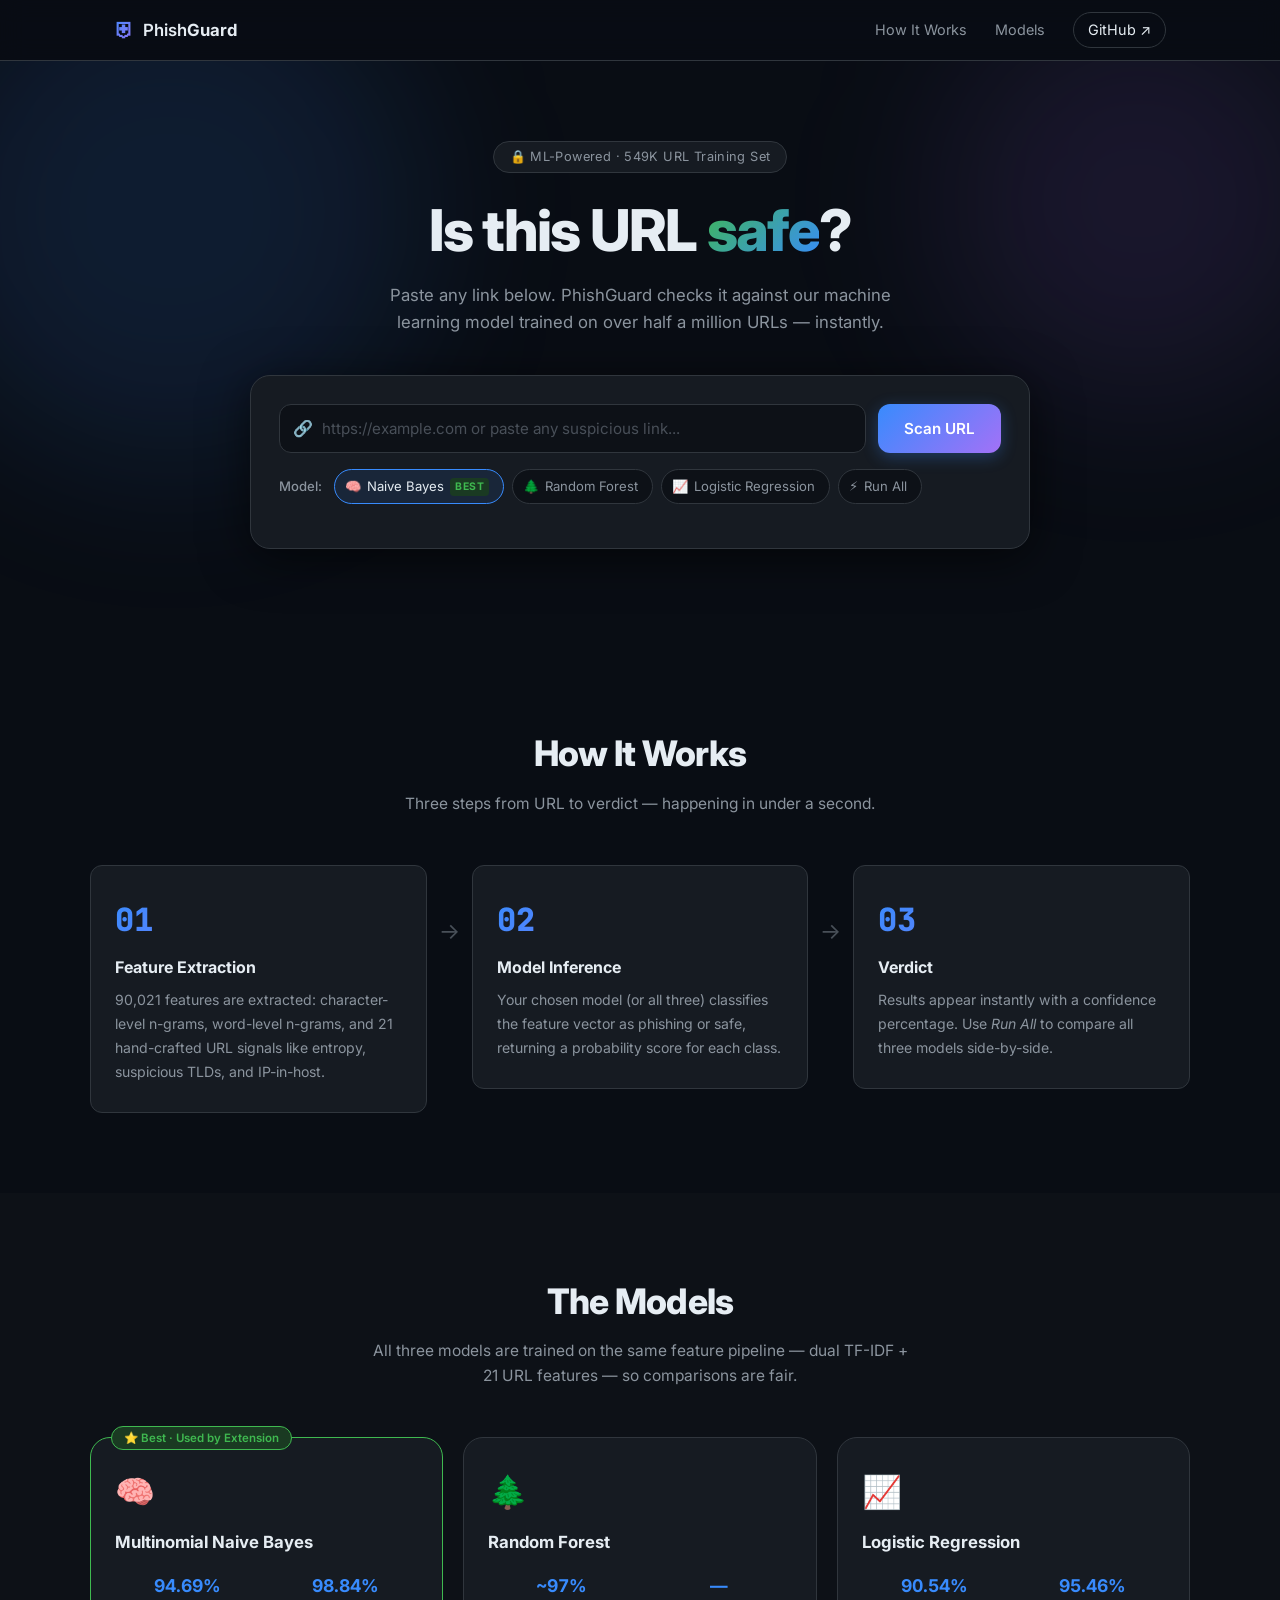
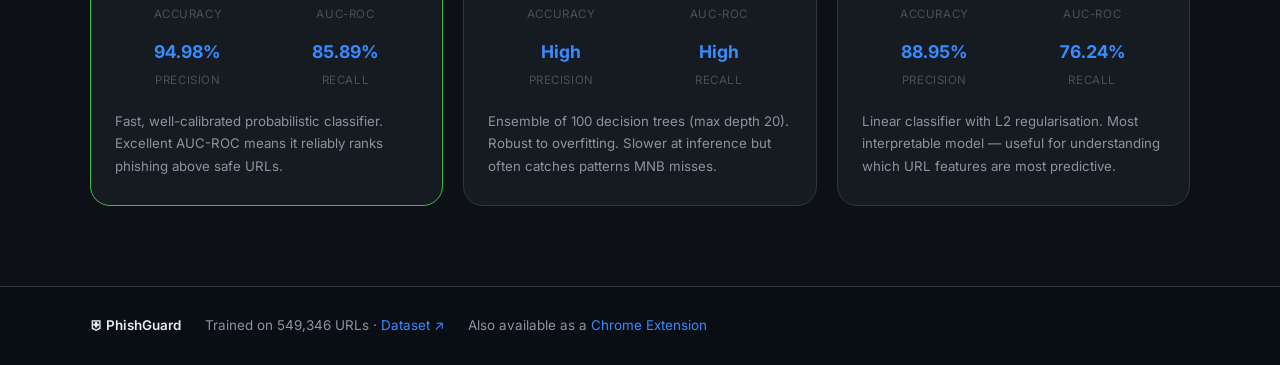
<file: frontend/index.html>
<!DOCTYPE html>
<html lang="en">
<head>
  <meta charset="UTF-8" />
  <meta name="viewport" content="width=device-width, initial-scale=1.0" />
  <title>PhishGuard — Phishing URL Detector</title>
  <meta name="description" content="Free real-time phishing website detector powered by machine learning. Paste any URL and instantly know if it's safe or malicious." />
  <link rel="preconnect" href="https://fonts.googleapis.com" />
  <link rel="preconnect" href="https://fonts.gstatic.com" crossorigin />
  <link href="https://fonts.googleapis.com/css2?family=Inter:wght@300;400;500;600;700;800&family=JetBrains+Mono:wght@400;500&display=swap" rel="stylesheet" />
  <link rel="stylesheet" href="style.css" />
</head>
<body>

  <!-- NAV -->
  <nav class="nav">
    <div class="nav-inner">
      <a href="#" class="nav-logo">
        <span class="logo-shield">⛨</span>
        <span>Phish<strong>Guard</strong></span>
      </a>
      <div class="nav-links">
        <a href="#how">How It Works</a>
        <a href="#models">Models</a>
        <a href="https://github.com/d3athkun/PhishGuard-Extension" target="_blank" class="btn-ghost">GitHub ↗</a>
      </div>
    </div>
  </nav>

  <!-- HERO -->
  <header class="hero">
    <div class="hero-glow hero-glow-1"></div>
    <div class="hero-glow hero-glow-2"></div>
    <div class="hero-inner">
      <div class="hero-badge">🔒 ML-Powered · 549K URL Training Set</div>
      <h1>Is this URL <span class="gradient-text">safe</span>?</h1>
      <p class="hero-sub">Paste any link below. PhishGuard checks it against our machine learning model trained on over half a million URLs — instantly.</p>

      <!-- CHECKER CARD -->
      <div class="checker-card" id="checker">

        <!-- URL INPUT -->
        <div class="input-row">
          <div class="input-wrap">
            <span class="input-icon">🔗</span>
            <input
              type="url"
              id="urlInput"
              placeholder="https://example.com or paste any suspicious link..."
              autocomplete="off"
              spellcheck="false"
            />
            <button class="btn-clear" id="clearBtn" title="Clear" style="display:none">✕</button>
          </div>
          <button class="btn-check" id="checkBtn">
            <span id="checkBtnText">Scan URL</span>
            <span class="btn-spinner" id="checkSpinner" style="display:none"></span>
          </button>
        </div>

        <!-- MODEL SELECTOR -->
        <div class="model-selector">
          <span class="selector-label">Model:</span>

          <label class="model-pill" id="pill-mnb">
            <input type="radio" name="model" value="mnb" checked />
            <span class="pill-icon">🧠</span>
            <span class="pill-name">Naive Bayes</span>
            <span class="pill-badge best">BEST</span>
          </label>

          <label class="model-pill" id="pill-rf">
            <input type="radio" name="model" value="rf" />
            <span class="pill-icon">🌲</span>
            <span class="pill-name">Random Forest</span>
          </label>

          <label class="model-pill" id="pill-lr">
            <input type="radio" name="model" value="lr" />
            <span class="pill-icon">📈</span>
            <span class="pill-name">Logistic Regression</span>
          </label>

          <label class="model-pill model-pill-all" id="pill-all">
            <input type="radio" name="model" value="all" />
            <span class="pill-icon">⚡</span>
            <span class="pill-name">Run All</span>
          </label>
        </div>

        <!-- RESULT AREA -->
        <div id="resultArea" class="result-area"></div>

      </div>
    </div>
  </header>

  <!-- HOW IT WORKS -->
  <section class="section" id="how">
    <div class="section-inner">
      <h2>How It Works</h2>
      <p class="section-sub">Three steps from URL to verdict — happening in under a second.</p>
      <div class="steps">
        <div class="step">
          <div class="step-num">01</div>
          <h3>Feature Extraction</h3>
          <p>90,021 features are extracted: character-level n-grams, word-level n-grams, and 21 hand-crafted URL signals like entropy, suspicious TLDs, and IP-in-host.</p>
        </div>
        <div class="step-arrow">→</div>
        <div class="step">
          <div class="step-num">02</div>
          <h3>Model Inference</h3>
          <p>Your chosen model (or all three) classifies the feature vector as phishing or safe, returning a probability score for each class.</p>
        </div>
        <div class="step-arrow">→</div>
        <div class="step">
          <div class="step-num">03</div>
          <h3>Verdict</h3>
          <p>Results appear instantly with a confidence percentage. Use <em>Run All</em> to compare all three models side-by-side.</p>
        </div>
      </div>
    </div>
  </section>

  <!-- MODELS SECTION -->
  <section class="section section-dark" id="models">
    <div class="section-inner">
      <h2>The Models</h2>
      <p class="section-sub">All three models are trained on the same feature pipeline — dual TF-IDF + 21 URL features — so comparisons are fair.</p>
      <div class="model-cards">

        <div class="model-card model-card-best">
          <div class="model-card-badge">⭐ Best · Used by Extension</div>
          <div class="model-card-icon">🧠</div>
          <h3>Multinomial Naive Bayes</h3>
          <div class="stat-grid">
            <div class="stat"><span class="stat-val">94.69%</span><span class="stat-label">Accuracy</span></div>
            <div class="stat"><span class="stat-val">98.84%</span><span class="stat-label">AUC-ROC</span></div>
            <div class="stat"><span class="stat-val">94.98%</span><span class="stat-label">Precision</span></div>
            <div class="stat"><span class="stat-val">85.89%</span><span class="stat-label">Recall</span></div>
          </div>
          <p class="model-desc">Fast, well-calibrated probabilistic classifier. Excellent AUC-ROC means it reliably ranks phishing above safe URLs.</p>
        </div>

        <div class="model-card">
          <div class="model-card-icon">🌲</div>
          <h3>Random Forest</h3>
          <div class="stat-grid">
            <div class="stat"><span class="stat-val">~97%</span><span class="stat-label">Accuracy</span></div>
            <div class="stat"><span class="stat-val">—</span><span class="stat-label">AUC-ROC</span></div>
            <div class="stat"><span class="stat-val">High</span><span class="stat-label">Precision</span></div>
            <div class="stat"><span class="stat-val">High</span><span class="stat-label">Recall</span></div>
          </div>
          <p class="model-desc">Ensemble of 100 decision trees (max depth 20). Robust to overfitting. Slower at inference but often catches patterns MNB misses.</p>
        </div>

        <div class="model-card">
          <div class="model-card-icon">📈</div>
          <h3>Logistic Regression</h3>
          <div class="stat-grid">
            <div class="stat"><span class="stat-val">90.54%</span><span class="stat-label">Accuracy</span></div>
            <div class="stat"><span class="stat-val">95.46%</span><span class="stat-label">AUC-ROC</span></div>
            <div class="stat"><span class="stat-val">88.95%</span><span class="stat-label">Precision</span></div>
            <div class="stat"><span class="stat-val">76.24%</span><span class="stat-label">Recall</span></div>
          </div>
          <p class="model-desc">Linear classifier with L2 regularisation. Most interpretable model — useful for understanding which URL features are most predictive.</p>
        </div>

      </div>
    </div>
  </section>

  <!-- FOOTER -->
  <footer class="footer">
    <div class="footer-inner">
      <span class="footer-logo">⛨ PhishGuard</span>
      <span>Trained on 549,346 URLs · <a href="https://www.kaggle.com/datasets/taruntiwarihp/phishing-site-urls" target="_blank">Dataset ↗</a></span>
      <span>Also available as a <a href="#">Chrome Extension</a></span>
    </div>
  </footer>

  <script src="app.js"></script>
</body>
</html>
</file>
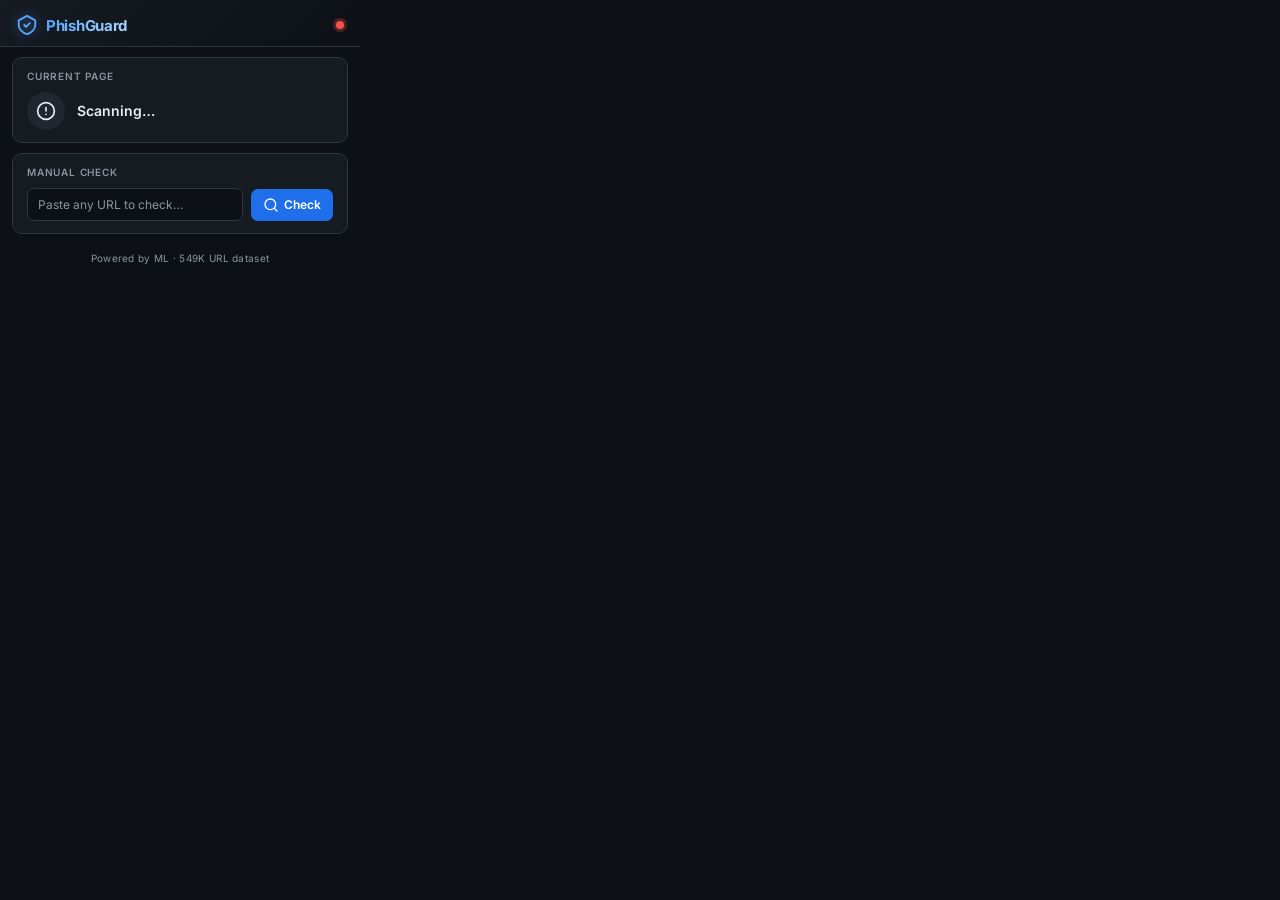
<file: extension/popup.html>
<!DOCTYPE html>
<html lang="en">
<head>
  <meta charset="UTF-8" />
  <meta name="viewport" content="width=device-width, initial-scale=1.0" />
  <title>PhishGuard</title>
  <link rel="stylesheet" href="popup.css" />
</head>
<body>
  <!-- Header -->
  <header class="header">
    <div class="logo">
      <svg class="logo-icon" viewBox="0 0 24 24" fill="none" xmlns="http://www.w3.org/2000/svg">
        <path d="M12 2L3 7V12C3 16.55 7.08 20.74 12 22C16.92 20.74 21 16.55 21 12V7L12 2Z" stroke="currentColor" stroke-width="2" stroke-linejoin="round"/>
        <path d="M9 12L11 14L15 10" stroke="currentColor" stroke-width="2" stroke-linecap="round" stroke-linejoin="round"/>
      </svg>
      <span class="logo-text">PhishGuard</span>
    </div>
    <div class="status-dot" id="apiDot" title="API Status"></div>
  </header>

  <!-- Current Page Scan -->
  <section class="card" id="autoScanCard">
    <div class="card-label">CURRENT PAGE</div>
    <div class="result-display" id="autoResult">
      <div class="result-icon" id="autoIcon">
        <svg viewBox="0 0 24 24" fill="none"><circle cx="12" cy="12" r="10" stroke="currentColor" stroke-width="2"/><path d="M12 8v4M12 16h.01" stroke="currentColor" stroke-width="2" stroke-linecap="round"/></svg>
      </div>
      <div class="result-text">
        <div class="result-label" id="autoLabel">Scanning…</div>
        <div class="result-url" id="autoUrl"></div>
      </div>
    </div>
    <div class="confidence-bar-wrap" id="autoBarWrap" style="display:none">
      <div class="confidence-bar-track">
        <div class="confidence-bar-fill" id="autoBarFill"></div>
      </div>
      <span class="confidence-value" id="autoConfValue"></span>
    </div>
    <div class="explain-wrap" id="autoExplainWrap" style="display:none">
      <button class="explain-toggle" id="autoExplainToggle">Why was this flagged? ▾</button>
      <ul class="explain-list" id="autoExplainList" style="display:none"></ul>
    </div>
  </section>

  <!-- Manual Check -->
  <section class="card">
    <div class="card-label">MANUAL CHECK</div>
    <div class="input-row">
      <input
        type="text"
        id="urlInput"
        class="url-input"
        placeholder="Paste any URL to check…"
        autocomplete="off"
        spellcheck="false"
      />
      <button class="check-btn" id="checkBtn">
        <svg viewBox="0 0 24 24" fill="none" width="16" height="16"><path d="M21 21L16.65 16.65M11 19C6.58 19 3 15.42 3 11C3 6.58 6.58 3 11 3C15.42 3 19 6.58 19 11C19 15.42 15.42 19 11 19Z" stroke="currentColor" stroke-width="2" stroke-linecap="round"/></svg>
        Check
      </button>
    </div>

    <!-- Manual Result -->
    <div class="manual-result-wrap" id="manualResultWrap" style="display:none">
      <div class="result-display" id="manualResult">
        <div class="result-icon" id="manualIcon"></div>
        <div class="result-text">
          <div class="result-label" id="manualLabel"></div>
          <div class="result-url" id="manualUrl"></div>
        </div>
      </div>
      <div class="confidence-bar-wrap">
        <div class="confidence-bar-track">
          <div class="confidence-bar-fill" id="manualBarFill"></div>
        </div>
        <span class="confidence-value" id="manualConfValue"></span>
      </div>
      <div class="explain-wrap" id="manualExplainWrap" style="display:none">
        <button class="explain-toggle" id="manualExplainToggle">Why was this flagged? ▾</button>
        <ul class="explain-list" id="manualExplainList" style="display:none"></ul>
      </div>
    </div>
    <div class="loading" id="manualLoading" style="display:none">
      <div class="spinner"></div>
      <span>Analysing…</span>
    </div>
  </section>

  <!-- Footer -->
  <footer class="footer">
    <span>Powered by ML · 549K URL dataset</span>
  </footer>

  <script src="popup.js"></script>
</body>
</html>
</file>
<file: frontend/style.css>
/* ============================================================
   PhishGuard — Web Frontend Styles
   Dark premium theme with glassmorphism & animations
   ============================================================ */

:root {
  --bg:          #090d14;
  --bg-2:        #0d1117;
  --surface:     #161b22;
  --surface-2:   #21262d;
  --border:      #30363d;
  --text:        #e6edf3;
  --text-muted:  #8b949e;
  --text-dim:    #484f58;

  --green:       #3fb950;
  --green-dim:   #1a3a22;
  --green-glow:  rgba(63, 185, 80, 0.18);
  --red:         #f85149;
  --red-dim:     #3d1a1a;
  --red-glow:    rgba(248, 81, 73, 0.18);
  --blue:        #388bfd;
  --purple:      #a371f7;
  --orange:      #e3b341;

  --accent-1:    #388bfd;
  --accent-2:    #a371f7;

  --radius:      12px;
  --radius-lg:   20px;
  --radius-pill: 999px;

  --shadow-sm:   0 1px 3px rgba(0,0,0,0.4);
  --shadow-md:   0 4px 24px rgba(0,0,0,0.5);
  --shadow-lg:   0 8px 48px rgba(0,0,0,0.6);
}

/* ── Reset ── */
*, *::before, *::after { box-sizing: border-box; margin: 0; padding: 0; }
html { scroll-behavior: smooth; }
body {
  font-family: 'Inter', system-ui, sans-serif;
  background: var(--bg);
  color: var(--text);
  line-height: 1.6;
  -webkit-font-smoothing: antialiased;
}
a { color: var(--accent-1); text-decoration: none; transition: opacity .2s; }
a:hover { opacity: 0.8; }
input, button { font-family: inherit; }

/* ── NAV ── */
.nav {
  position: sticky;
  top: 0;
  z-index: 100;
  background: rgba(9, 13, 20, 0.85);
  backdrop-filter: blur(12px);
  border-bottom: 1px solid var(--border);
}
.nav-inner {
  max-width: 1100px;
  margin: 0 auto;
  padding: 0 24px;
  height: 60px;
  display: flex;
  align-items: center;
  justify-content: space-between;
}
.nav-logo {
  display: flex;
  align-items: center;
  gap: 8px;
  font-size: 1.05rem;
  font-weight: 600;
  color: var(--text);
  text-decoration: none;
}
.logo-shield {
  font-size: 1.3rem;
  background: linear-gradient(135deg, var(--accent-1), var(--accent-2));
  -webkit-background-clip: text;
  -webkit-text-fill-color: transparent;
  background-clip: text;
}
.nav-links {
  display: flex;
  align-items: center;
  gap: 28px;
  font-size: 0.9rem;
  color: var(--text-muted);
}
.nav-links a { color: var(--text-muted); }
.nav-links a:hover { color: var(--text); }
.btn-ghost {
  border: 1px solid var(--border);
  border-radius: var(--radius-pill);
  padding: 5px 14px;
  color: var(--text) !important;
  transition: background .2s, border-color .2s !important;
}
.btn-ghost:hover { background: var(--surface); border-color: var(--text-dim); opacity: 1 !important; }

/* ── HERO ── */
.hero {
  position: relative;
  overflow: hidden;
  padding: 80px 24px 96px;
  text-align: center;
}
.hero-glow {
  position: absolute;
  border-radius: 50%;
  filter: blur(80px);
  pointer-events: none;
}
.hero-glow-1 {
  width: 500px; height: 500px;
  background: rgba(56, 139, 253, 0.12);
  top: -100px; left: -80px;
}
.hero-glow-2 {
  width: 400px; height: 400px;
  background: rgba(163, 113, 247, 0.1);
  top: -60px; right: -60px;
}
.hero-inner { position: relative; max-width: 780px; margin: 0 auto; }
.hero-badge {
  display: inline-block;
  background: var(--surface);
  border: 1px solid var(--border);
  border-radius: var(--radius-pill);
  padding: 5px 16px;
  font-size: 0.8rem;
  color: var(--text-muted);
  margin-bottom: 24px;
  letter-spacing: .03em;
}
.hero h1 {
  font-size: clamp(2.4rem, 5vw, 3.6rem);
  font-weight: 800;
  line-height: 1.15;
  letter-spacing: -0.03em;
  margin-bottom: 18px;
}
.gradient-text {
  background: linear-gradient(135deg, var(--green) 0%, var(--accent-1) 100%);
  -webkit-background-clip: text;
  -webkit-text-fill-color: transparent;
  background-clip: text;
}
.hero-sub {
  font-size: 1.05rem;
  color: var(--text-muted);
  max-width: 560px;
  margin: 0 auto 40px;
}

/* ── CHECKER CARD ── */
.checker-card {
  background: var(--surface);
  border: 1px solid var(--border);
  border-radius: var(--radius-lg);
  padding: 28px 28px 24px;
  box-shadow: var(--shadow-lg);
  text-align: left;
}

/* Input row */
.input-row {
  display: flex;
  gap: 12px;
  margin-bottom: 16px;
}
.input-wrap {
  flex: 1;
  position: relative;
  display: flex;
  align-items: center;
}
.input-icon {
  position: absolute;
  left: 14px;
  font-size: 1rem;
  pointer-events: none;
}
#urlInput {
  width: 100%;
  background: var(--bg-2);
  border: 1.5px solid var(--border);
  border-radius: var(--radius);
  padding: 13px 40px 13px 42px;
  font-size: 0.95rem;
  color: var(--text);
  outline: none;
  transition: border-color .2s, box-shadow .2s;
  font-family: 'JetBrains Mono', monospace;
}
#urlInput::placeholder { color: var(--text-dim); font-family: 'Inter', sans-serif; }
#urlInput:focus {
  border-color: var(--accent-1);
  box-shadow: 0 0 0 3px rgba(56,139,253,.15);
}
.btn-clear {
  position: absolute;
  right: 12px;
  background: none;
  border: none;
  color: var(--text-dim);
  font-size: 0.9rem;
  cursor: pointer;
  padding: 4px;
  line-height: 1;
  transition: color .2s;
}
.btn-clear:hover { color: var(--text-muted); }

.btn-check {
  background: linear-gradient(135deg, var(--accent-1), var(--accent-2));
  border: none;
  border-radius: var(--radius);
  padding: 13px 26px;
  font-size: 0.95rem;
  font-weight: 600;
  color: #fff;
  cursor: pointer;
  white-space: nowrap;
  display: flex;
  align-items: center;
  gap: 8px;
  transition: opacity .2s, transform .1s;
  box-shadow: 0 4px 16px rgba(56,139,253,.3);
}
.btn-check:hover { opacity: 0.9; }
.btn-check:active { transform: scale(0.98); }
.btn-check:disabled { opacity: 0.5; cursor: not-allowed; }

.btn-spinner {
  width: 16px; height: 16px;
  border: 2px solid rgba(255,255,255,.3);
  border-top-color: #fff;
  border-radius: 50%;
  animation: spin 0.7s linear infinite;
}
@keyframes spin { to { transform: rotate(360deg); } }

/* ── MODEL SELECTOR ── */
.model-selector {
  display: flex;
  align-items: center;
  gap: 8px;
  flex-wrap: wrap;
}
.selector-label {
  font-size: 0.82rem;
  color: var(--text-muted);
  font-weight: 500;
  margin-right: 4px;
}
.model-pill {
  display: flex;
  align-items: center;
  gap: 6px;
  background: var(--bg-2);
  border: 1.5px solid var(--border);
  border-radius: var(--radius-pill);
  padding: 6px 14px 6px 10px;
  cursor: pointer;
  font-size: 0.82rem;
  color: var(--text-muted);
  transition: border-color .2s, background .2s, color .2s;
  user-select: none;
}
.model-pill input[type="radio"] { display: none; }
.model-pill:hover {
  border-color: var(--accent-1);
  color: var(--text);
}
.model-pill:has(input:checked) {
  border-color: var(--accent-1);
  background: rgba(56, 139, 253, 0.1);
  color: var(--text);
}
.model-pill-all:has(input:checked) {
  border-color: var(--purple);
  background: rgba(163, 113, 247, 0.1);
}
.pill-badge {
  font-size: 0.65rem;
  font-weight: 700;
  letter-spacing: .05em;
  background: var(--green-dim);
  color: var(--green);
  border-radius: 4px;
  padding: 1px 5px;
}

/* ── RESULT AREA ── */
.result-area {
  margin-top: 20px;
}

/* Single result card */
.result-card {
  border-radius: var(--radius);
  padding: 20px 24px;
  display: flex;
  align-items: center;
  gap: 18px;
  animation: slideDown .3s ease;
}
@keyframes slideDown {
  from { opacity: 0; transform: translateY(-10px); }
  to   { opacity: 1; transform: translateY(0); }
}
.result-card.safe {
  background: var(--green-dim);
  border: 1.5px solid var(--green);
  box-shadow: 0 0 24px var(--green-glow);
}
.result-card.phishing {
  background: var(--red-dim);
  border: 1.5px solid var(--red);
  box-shadow: 0 0 24px var(--red-glow);
}
.result-icon { font-size: 2.2rem; flex-shrink: 0; }
.result-body { flex: 1; min-width: 0; }
.result-verdict {
  font-size: 1.3rem;
  font-weight: 700;
  line-height: 1.2;
  margin-bottom: 4px;
}
.result-card.safe .result-verdict { color: var(--green); }
.result-card.phishing .result-verdict { color: var(--red); }
.result-model-tag {
  font-size: 0.78rem;
  color: var(--text-muted);
  margin-bottom: 10px;
}
.result-url {
  font-family: 'JetBrains Mono', monospace;
  font-size: 0.78rem;
  color: var(--text-muted);
  overflow: hidden;
  text-overflow: ellipsis;
  white-space: nowrap;
}

/* Confidence bar */
.conf-bar-wrap {
  margin-top: 10px;
}
.conf-label {
  font-size: 0.78rem;
  color: var(--text-muted);
  margin-bottom: 5px;
  display: flex;
  justify-content: space-between;
}
.conf-bar-bg {
  height: 6px;
  background: rgba(255,255,255,.06);
  border-radius: 3px;
  overflow: hidden;
}
.conf-bar-fill {
  height: 100%;
  border-radius: 3px;
  transition: width 0.8s cubic-bezier(.25,.46,.45,.94);
}
.safe .conf-bar-fill { background: linear-gradient(90deg, #2ea043, #3fb950); }
.phishing .conf-bar-fill { background: linear-gradient(90deg, #b91c1c, #f85149); }

/* ── RUN-ALL TABLE ── */
.run-all-wrap { animation: slideDown .3s ease; }
.run-all-title {
  font-size: 0.82rem;
  color: var(--text-muted);
  margin-bottom: 14px;
  font-weight: 500;
}
.run-all-grid {
  display: grid;
  grid-template-columns: repeat(3, 1fr);
  gap: 12px;
}
.ra-card {
  background: var(--bg-2);
  border: 1.5px solid var(--border);
  border-radius: var(--radius);
  padding: 16px;
  text-align: center;
  transition: border-color .3s;
}
.ra-card.safe  { border-color: var(--green); }
.ra-card.phishing { border-color: var(--red); }
.ra-icon { font-size: 1.6rem; margin-bottom: 8px; }
.ra-model-name {
  font-size: 0.78rem;
  color: var(--text-muted);
  margin-bottom: 6px;
}
.ra-verdict {
  font-size: 1rem;
  font-weight: 700;
  margin-bottom: 6px;
}
.ra-card.safe .ra-verdict { color: var(--green); }
.ra-card.phishing .ra-verdict { color: var(--red); }
.ra-conf {
  font-size: 0.75rem;
  color: var(--text-muted);
}
.ra-bar-bg {
  height: 4px;
  background: rgba(255,255,255,.06);
  border-radius: 2px;
  overflow: hidden;
  margin-top: 8px;
}
.ra-bar-fill {
  height: 100%;
  border-radius: 2px;
  transition: width 0.8s cubic-bezier(.25,.46,.45,.94);
}
.ra-card.safe .ra-bar-fill    { background: var(--green); }
.ra-card.phishing .ra-bar-fill { background: var(--red); }

/* Summary row */
.ra-summary {
  margin-top: 12px;
  padding: 10px 16px;
  background: var(--surface-2);
  border-radius: var(--radius);
  font-size: 0.82rem;
  color: var(--text-muted);
  display: flex;
  gap: 8px;
  align-items: center;
}

/* Error state */
.result-error {
  background: rgba(230, 73, 73, 0.08);
  border: 1.5px solid rgba(248,81,73,.4);
  border-radius: var(--radius);
  padding: 14px 18px;
  font-size: 0.88rem;
  color: #f85149;
  animation: slideDown .3s ease;
}

/* Explain toggle */
.explain-wrap {
  margin-top: 14px;
  border-top: 1px solid rgba(248,81,73,.2);
  padding-top: 10px;
}
.explain-toggle-btn {
  background: none;
  border: none;
  color: var(--red);
  font-size: 0.8rem;
  font-family: inherit;
  font-weight: 500;
  cursor: pointer;
  padding: 0;
  opacity: 0.8;
  transition: opacity .2s;
  display: flex;
  align-items: center;
  gap: 5px;
}
.explain-toggle-btn:hover { opacity: 1; }
.explain-items {
  margin-top: 10px;
  list-style: none;
  display: flex;
  flex-direction: column;
  gap: 6px;
  animation: slideDown .2s ease;
}
.explain-items li {
  font-size: 0.8rem;
  color: var(--text-muted);
  padding-left: 14px;
  position: relative;
  line-height: 1.5;
}
.explain-items li::before {
  content: '›';
  position: absolute;
  left: 0;
  color: var(--red);
  font-weight: 700;
}

/* ── SECTIONS ── */
.section { padding: 80px 24px; }
.section-dark { background: var(--bg-2); }
.section-inner { max-width: 1100px; margin: 0 auto; }
.section h2 {
  font-size: clamp(1.6rem, 3vw, 2.2rem);
  font-weight: 800;
  letter-spacing: -0.02em;
  margin-bottom: 10px;
  text-align: center;
}
.section-sub {
  text-align: center;
  color: var(--text-muted);
  max-width: 540px;
  margin: 0 auto 48px;
  font-size: 0.97rem;
}

/* Steps */
.steps {
  display: flex;
  align-items: flex-start;
  gap: 8px;
}
.step {
  flex: 1;
  background: var(--surface);
  border: 1px solid var(--border);
  border-radius: var(--radius);
  padding: 28px 24px;
}
.step-arrow {
  flex-shrink: 0;
  font-size: 1.4rem;
  color: var(--text-dim);
  margin-top: 48px;
  padding: 0 4px;
}
.step-num {
  font-size: 2rem;
  font-weight: 800;
  background: linear-gradient(135deg, var(--accent-1), var(--accent-2));
  -webkit-background-clip: text;
  -webkit-text-fill-color: transparent;
  background-clip: text;
  margin-bottom: 10px;
  font-family: 'JetBrains Mono', monospace;
}
.step h3 { font-size: 1rem; margin-bottom: 8px; }
.step p { font-size: 0.88rem; color: var(--text-muted); line-height: 1.7; }

/* Model cards */
.model-cards {
  display: grid;
  grid-template-columns: repeat(3, 1fr);
  gap: 20px;
}
.model-card {
  background: var(--surface);
  border: 1px solid var(--border);
  border-radius: var(--radius-lg);
  padding: 28px 24px;
  position: relative;
  transition: border-color .2s, transform .2s;
}
.model-card:hover { border-color: var(--accent-1); transform: translateY(-2px); }
.model-card-best { border-color: var(--green); }
.model-card-best:hover { border-color: var(--green); }
.model-card-badge {
  position: absolute;
  top: -12px;
  left: 20px;
  background: var(--green-dim);
  color: var(--green);
  border: 1px solid var(--green);
  border-radius: var(--radius-pill);
  padding: 2px 12px;
  font-size: 0.72rem;
  font-weight: 600;
}
.model-card-icon { font-size: 2rem; margin-bottom: 12px; }
.model-card h3 { font-size: 1.05rem; margin-bottom: 16px; }
.stat-grid {
  display: grid;
  grid-template-columns: 1fr 1fr;
  gap: 12px;
  margin-bottom: 18px;
}
.stat { text-align: center; }
.stat-val {
  display: block;
  font-size: 1.1rem;
  font-weight: 700;
  color: var(--accent-1);
  font-variant-numeric: tabular-nums;
}
.stat-label {
  font-size: 0.72rem;
  color: var(--text-dim);
  text-transform: uppercase;
  letter-spacing: .05em;
}
.model-desc { font-size: 0.83rem; color: var(--text-muted); line-height: 1.7; }

/* ── FOOTER ── */
.footer {
  border-top: 1px solid var(--border);
  padding: 28px 24px;
  font-size: 0.84rem;
  color: var(--text-muted);
}
.footer-inner {
  max-width: 1100px;
  margin: 0 auto;
  display: flex;
  align-items: center;
  gap: 24px;
  flex-wrap: wrap;
}
.footer-logo { font-weight: 600; color: var(--text); }

/* ── RESPONSIVE ── */
@media (max-width: 768px) {
  .input-row { flex-direction: column; }
  .btn-check { width: 100%; justify-content: center; }
  .steps { flex-direction: column; }
  .step-arrow { transform: rotate(90deg); margin: 0 auto; }
  .model-cards { grid-template-columns: 1fr; }
  .run-all-grid { grid-template-columns: 1fr; }
  .nav-links a:not(.btn-ghost) { display: none; }
}
@media (max-width: 480px) {
  .checker-card { padding: 20px 16px; }
  .model-selector { gap: 6px; }
  .model-pill { font-size: 0.76rem; padding: 5px 10px 5px 8px; }
}
</file>
<file: extension/popup.css>
/* ─────────────────────────────────────────────────────────────
   PhishGuard Extension Popup  –  popup.css
   360px wide, dark theme, glassmorphism accents
   ───────────────────────────────────────────────────────────── */

@import url('https://fonts.googleapis.com/css2?family=Inter:wght@400;500;600;700&display=swap');

*,
*::before,
*::after {
    box-sizing: border-box;
    margin: 0;
    padding: 0;
}

:root {
    --bg: #0d1117;
    --surface: #161b22;
    --border: #30363d;
    --text: #e6edf3;
    --text-muted: #8b949e;
    --safe: #3fb950;
    --danger: #f85149;
    --warn: #d29922;
    --blue: #58a6ff;
    --accent: #1f6feb;
    --radius: 10px;
}

body {
    width: 360px;
    font-family: 'Inter', system-ui, sans-serif;
    background: var(--bg);
    color: var(--text);
    font-size: 13px;
    overflow: hidden;
}

/* ── Header ────────────────────────────────────────────────── */
.header {
    display: flex;
    align-items: center;
    justify-content: space-between;
    padding: 14px 16px 10px;
    border-bottom: 1px solid var(--border);
    background: linear-gradient(135deg, #161b22 0%, #0d1117 100%);
}

.logo {
    display: flex;
    align-items: center;
    gap: 8px;
}

.logo-icon {
    width: 22px;
    height: 22px;
    color: var(--blue);
    filter: drop-shadow(0 0 6px rgba(88, 166, 255, 0.5));
}

.logo-text {
    font-size: 15px;
    font-weight: 700;
    background: linear-gradient(90deg, var(--blue), #a5d6ff);
    -webkit-background-clip: text;
    background-clip: text;
    -webkit-text-fill-color: transparent;
    letter-spacing: -0.3px;
}

.status-dot {
    width: 8px;
    height: 8px;
    border-radius: 50%;
    background: var(--text-muted);
    transition: background 0.4s;
    box-shadow: 0 0 0 2px rgba(139, 148, 158, 0.2);
}

.status-dot.online {
    background: var(--safe);
    box-shadow: 0 0 0 3px rgba(63, 185, 80, 0.25);
}

.status-dot.offline {
    background: var(--danger);
    box-shadow: 0 0 0 3px rgba(248, 81, 73, 0.25);
}

/* ── Cards ─────────────────────────────────────────────────── */
.card {
    margin: 10px 12px;
    padding: 12px 14px;
    background: var(--surface);
    border: 1px solid var(--border);
    border-radius: var(--radius);
}

.card-label {
    font-size: 10px;
    font-weight: 600;
    color: var(--text-muted);
    letter-spacing: 0.8px;
    margin-bottom: 10px;
}

/* ── Result Display ─────────────────────────────────────────── */
.result-display {
    display: flex;
    align-items: center;
    gap: 12px;
}

.result-icon {
    flex-shrink: 0;
    width: 38px;
    height: 38px;
    border-radius: 50%;
    background: rgba(139, 148, 158, 0.1);
    display: flex;
    align-items: center;
    justify-content: center;
    transition: all 0.3s ease;
}

.result-icon svg {
    width: 20px;
    height: 20px;
}

.result-icon.safe {
    background: rgba(63, 185, 80, 0.15);
    color: var(--safe);
    box-shadow: 0 0 12px rgba(63, 185, 80, 0.2);
}

.result-icon.danger {
    background: rgba(248, 81, 73, 0.15);
    color: var(--danger);
    box-shadow: 0 0 12px rgba(248, 81, 73, 0.2);
}

.result-icon.loading {
    background: rgba(88, 166, 255, 0.1);
    color: var(--blue);
}

.result-icon.offline {
    background: rgba(139, 148, 158, 0.1);
    color: var(--text-muted);
}

.result-text {
    flex: 1;
    min-width: 0;
}

.result-label {
    font-size: 14px;
    font-weight: 600;
    color: var(--text);
    margin-bottom: 2px;
}

.result-label.safe {
    color: var(--safe);
}

.result-label.danger {
    color: var(--danger);
}

.result-url {
    font-size: 11px;
    color: var(--text-muted);
    white-space: nowrap;
    overflow: hidden;
    text-overflow: ellipsis;
    max-width: 250px;
}

/* ── Confidence Bar ─────────────────────────────────────────── */
.confidence-bar-wrap {
    display: flex;
    align-items: center;
    gap: 8px;
    margin-top: 10px;
}

.confidence-bar-track {
    flex: 1;
    height: 5px;
    background: var(--border);
    border-radius: 99px;
    overflow: hidden;
}

.confidence-bar-fill {
    height: 100%;
    width: 0%;
    border-radius: 99px;
    background: var(--blue);
    transition: width 0.6s cubic-bezier(0.4, 0, 0.2, 1), background 0.3s;
}

.confidence-bar-fill.safe {
    background: var(--safe);
}

.confidence-bar-fill.danger {
    background: var(--danger);
}

.confidence-value {
    font-size: 11px;
    font-weight: 600;
    color: var(--text-muted);
    min-width: 34px;
    text-align: right;
}

/* ── Input Row ──────────────────────────────────────────────── */
.input-row {
    display: flex;
    gap: 8px;
    align-items: center;
}

.url-input {
    flex: 1;
    padding: 8px 10px;
    background: var(--bg);
    border: 1px solid var(--border);
    border-radius: 7px;
    color: var(--text);
    font-size: 12px;
    font-family: inherit;
    outline: none;
    transition: border-color 0.2s;
}

.url-input::placeholder {
    color: var(--text-muted);
}

.url-input:focus {
    border-color: var(--accent);
}

.check-btn {
    display: flex;
    align-items: center;
    gap: 5px;
    padding: 8px 12px;
    background: var(--accent);
    color: #fff;
    border: none;
    border-radius: 7px;
    font-size: 12px;
    font-weight: 600;
    font-family: inherit;
    cursor: pointer;
    transition: background 0.2s, transform 0.1s;
    white-space: nowrap;
}

.check-btn:hover {
    background: #388bfd;
}

.check-btn:active {
    transform: scale(0.97);
}

.check-btn:disabled {
    background: var(--border);
    color: var(--text-muted);
    cursor: not-allowed;
}

/* ── Manual Result ──────────────────────────────────────────── */
.manual-result-wrap {
    margin-top: 12px;
}

/* ── Loading Spinner ────────────────────────────────────────── */
.loading {
    display: flex;
    align-items: center;
    gap: 8px;
    margin-top: 12px;
    color: var(--text-muted);
    font-size: 12px;
}

.spinner {
    width: 14px;
    height: 14px;
    border: 2px solid var(--border);
    border-top-color: var(--blue);
    border-radius: 50%;
    animation: spin 0.7s linear infinite;
    flex-shrink: 0;
}

@keyframes spin {
    to {
        transform: rotate(360deg);
    }
}

/* ── Explain Toggle ─────────────────────────────────────────── */
.explain-wrap {
    margin-top: 8px;
    border-top: 1px solid var(--border);
    padding-top: 8px;
}

.explain-toggle {
    background: none;
    border: none;
    color: var(--danger);
    font-size: 11px;
    font-family: inherit;
    font-weight: 500;
    cursor: pointer;
    padding: 0;
    display: flex;
    align-items: center;
    gap: 4px;
    opacity: 0.85;
    transition: opacity 0.2s;
}

.explain-toggle:hover { opacity: 1; }

.explain-list {
    margin-top: 8px;
    padding: 0;
    list-style: none;
    display: flex;
    flex-direction: column;
    gap: 5px;
    animation: fadeIn 0.2s ease;
}

.explain-list li {
    font-size: 11px;
    color: var(--text-muted);
    padding-left: 12px;
    position: relative;
    line-height: 1.45;
}

.explain-list li::before {
    content: '›';
    position: absolute;
    left: 0;
    color: var(--danger);
    font-weight: 700;
}

@keyframes fadeIn {
    from { opacity: 0; transform: translateY(-4px); }
    to   { opacity: 1; transform: translateY(0); }
}

/* ── Footer ─────────────────────────────────────────────────── */
.footer {
    text-align: center;
    padding: 8px 16px 12px;
    color: var(--text-muted);
    font-size: 10px;
    letter-spacing: 0.3px;
}
</file>
